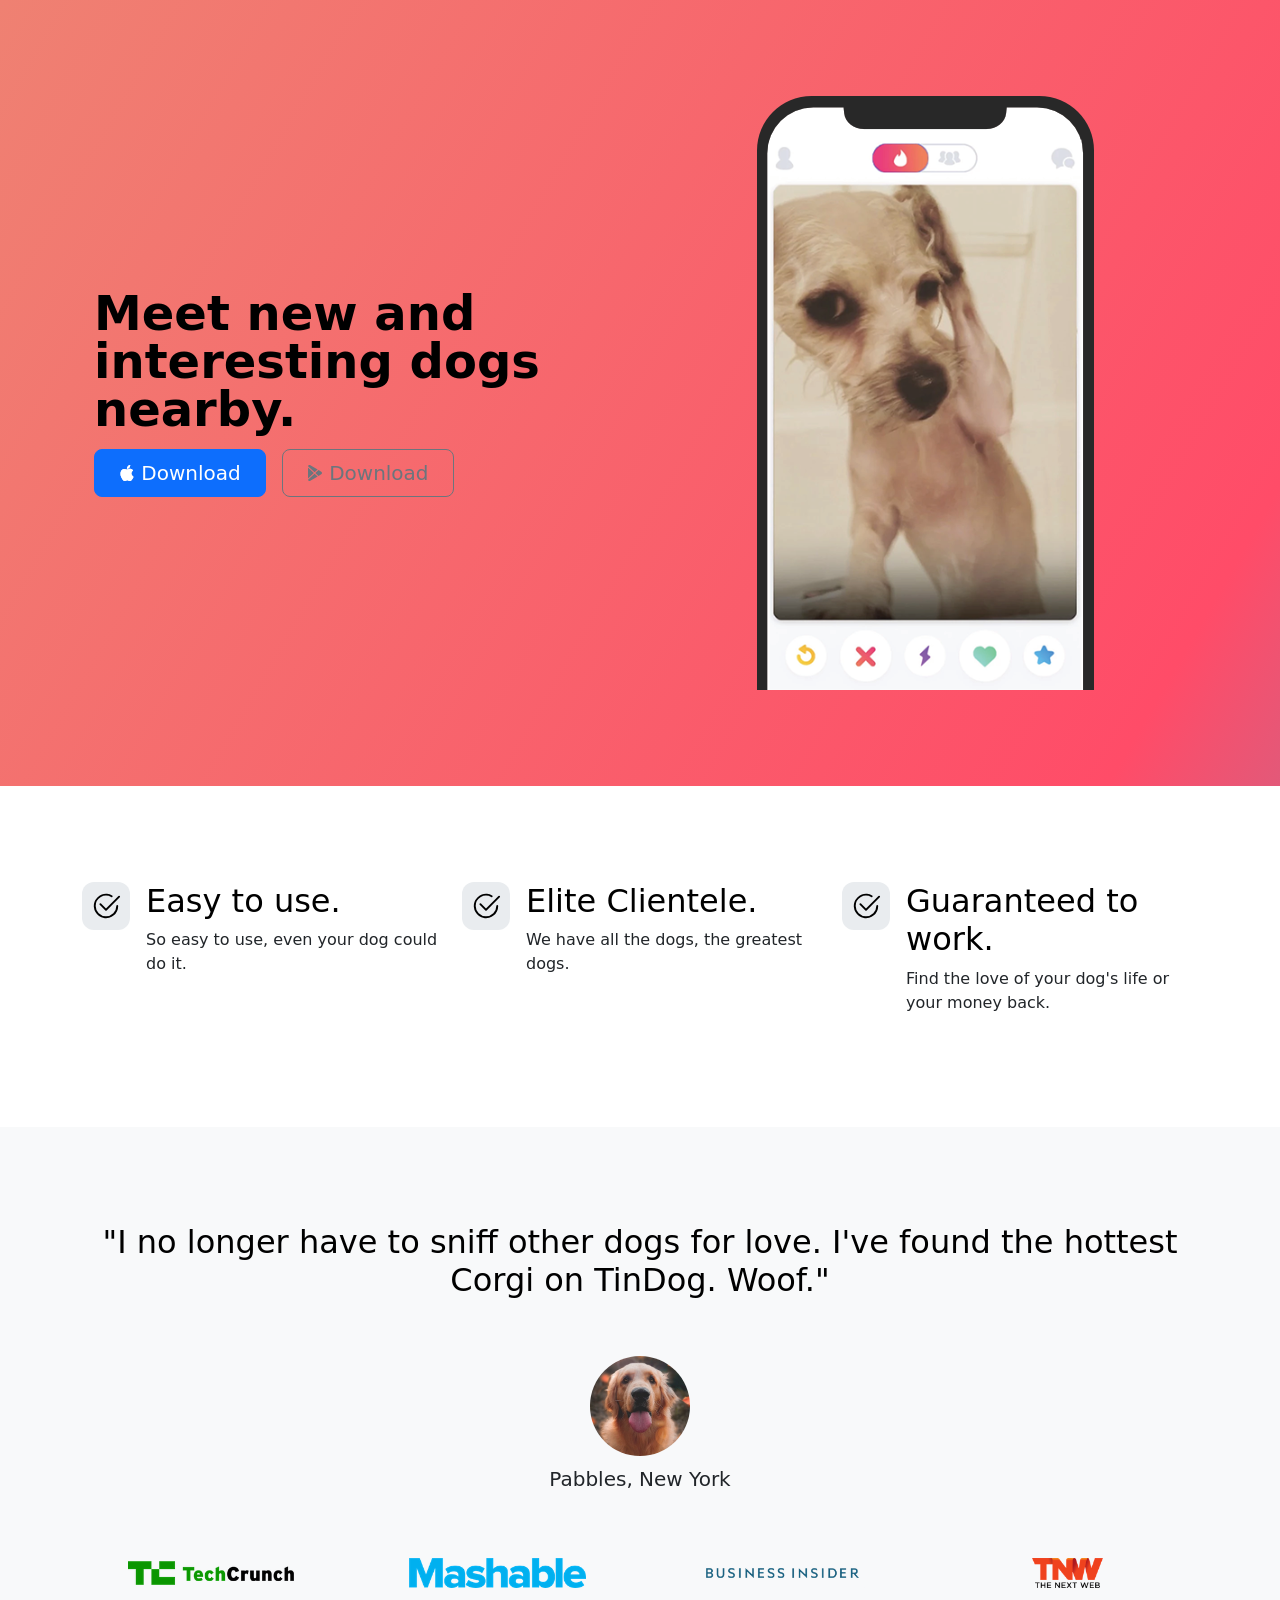
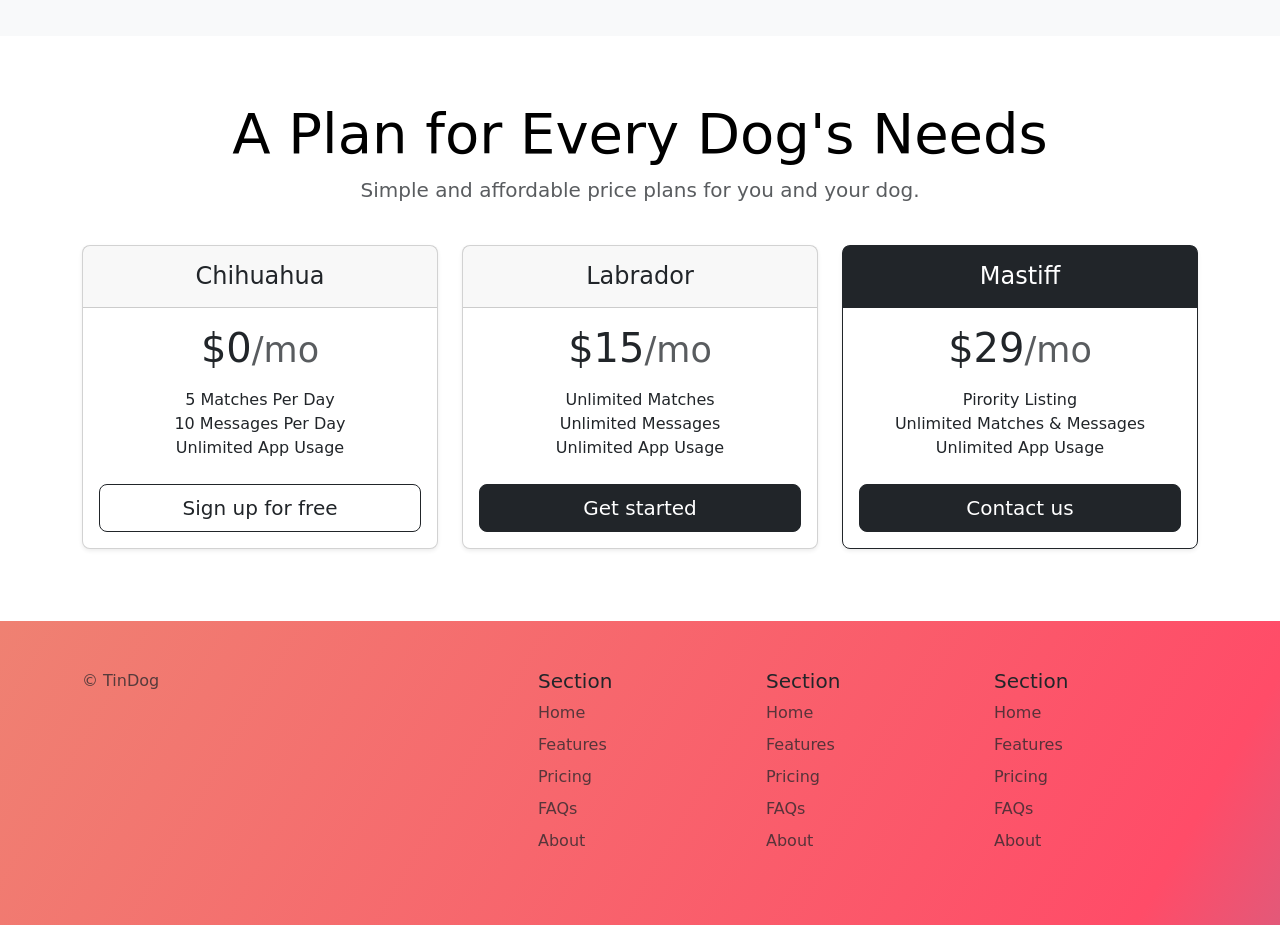
<file: srcs/requirements/webserv/conf/www/a/index.html>
<!DOCTYPE html>
<html lang="en">

<head>
  <meta charset="UTF-8">
  <meta name="viewport" content="width=device-width, initial-scale=1.0">
  <title>TinDog</title>
  <link href="https://cdn.jsdelivr.net/npm/bootstrap@5.3.2/dist/css/bootstrap.min.css" rel="stylesheet" integrity="sha384-T3c6CoIi6uLrA9TneNEoa7RxnatzjcDSCmG1MXxSR1GAsXEV/Dwwykc2MPK8M2HN" crossorigin="anonymous">
  <link rel="stylesheet" href="./css/style.css">
</head>

<body>

  <!-- Title -->
  <section id="title" class="gradient-background">
    <div class="container col-xxl-8 px-4 py-5">
      <div class="row flex-lg-row-reverse align-items-center g-5 py-5">
        <div class="col-10 col-sm-8 col-lg-6">
          <img src="./images/iphone.png" class="d-block mx-lg-auto img-fluid" alt="dog selfie" height="200" loading="lazy">
        </div>
        <div class="col-lg-6">
          <h1 class="display-5 fw-bold text-body-emphasis lh-1 mb-3">Meet new and interesting dogs nearby.</h1>
          <div class="d-grid gap-2 d-md-flex justify-content-md-start">
            <button type="button" class="btn btn-primary btn-lg px-4 me-md-2">
              <svg xmlns="http://www.w3.org/2000/svg" width="16" height="16" fill="currentColor" class="bi bi-apple mb-1" viewBox="0 0 16 16">
                <path d="M11.182.008C11.148-.03 9.923.023 8.857 1.18c-1.066 1.156-.902 2.482-.878 2.516.024.034 1.52.087 2.475-1.258.955-1.345.762-2.391.728-2.43Zm3.314 11.733c-.048-.096-2.325-1.234-2.113-3.422.212-2.189 1.675-2.789 1.698-2.854.023-.065-.597-.79-1.254-1.157a3.692 3.692 0 0 0-1.563-.434c-.108-.003-.483-.095-1.254.116-.508.139-1.653.589-1.968.607-.316.018-1.256-.522-2.267-.665-.647-.125-1.333.131-1.824.328-.49.196-1.422.754-2.074 2.237-.652 1.482-.311 3.83-.067 4.56.244.729.625 1.924 1.273 2.796.576.984 1.34 1.667 1.659 1.899.319.232 1.219.386 1.843.067.502-.308 1.408-.485 1.766-.472.357.013 1.061.154 1.782.539.571.197 1.111.115 1.652-.105.541-.221 1.324-1.059 2.238-2.758.347-.79.505-1.217.473-1.282Z" />
                <path d="M11.182.008C11.148-.03 9.923.023 8.857 1.18c-1.066 1.156-.902 2.482-.878 2.516.024.034 1.52.087 2.475-1.258.955-1.345.762-2.391.728-2.43Zm3.314 11.733c-.048-.096-2.325-1.234-2.113-3.422.212-2.189 1.675-2.789 1.698-2.854.023-.065-.597-.79-1.254-1.157a3.692 3.692 0 0 0-1.563-.434c-.108-.003-.483-.095-1.254.116-.508.139-1.653.589-1.968.607-.316.018-1.256-.522-2.267-.665-.647-.125-1.333.131-1.824.328-.49.196-1.422.754-2.074 2.237-.652 1.482-.311 3.83-.067 4.56.244.729.625 1.924 1.273 2.796.576.984 1.34 1.667 1.659 1.899.319.232 1.219.386 1.843.067.502-.308 1.408-.485 1.766-.472.357.013 1.061.154 1.782.539.571.197 1.111.115 1.652-.105.541-.221 1.324-1.059 2.238-2.758.347-.79.505-1.217.473-1.282Z" />
              </svg> Download
            </button>
            <button type="button" class="btn btn-outline-secondary btn-lg px-4">
              <svg xmlns="http://www.w3.org/2000/svg" width="16" height="16" fill="currentColor" class="bi bi-google-play mb-1" viewBox="0 0 16 16">
                <path d="M14.222 9.374c1.037-.61 1.037-2.137 0-2.748L11.528 5.04 8.32 8l3.207 2.96 2.694-1.586Zm-3.595 2.116L7.583 8.68 1.03 14.73c.201 1.029 1.36 1.61 2.303 1.055l7.294-4.295ZM1 13.396V2.603L6.846 8 1 13.396ZM1.03 1.27l6.553 6.05 3.044-2.81L3.333.215C2.39-.341 1.231.24 1.03 1.27Z" />
              </svg>  Download
            </button>
          </div>
        </div>
      </div>
    </div>

  </section>
  <!-- Features -->
  <section id="features">
    <div class="container mt-5">
      <div class="row g-4 py-5 row-cols-1 row-cols-lg-3">
        <div class="col d-flex align-items-start">
          <div class="icon-square text-body-emphasis bg-body-secondary d-inline-flex align-items-center justify-content-center fs-4 flex-shrink-0 me-3">
            <svg xmlns="http://www.w3.org/2000/svg" height="30" fill="currentColor" class="bi bi-check2-circle"
                viewBox="0 0 16 16">
              <path d="M2.5 8a5.5 5.5 0 0 1 8.25-4.764.5.5 0 0 0 .5-.866A6.5 6.5 0 1 0 14.5 8a.5.5 0 0 0-1 0 5.5 5.5 0 1 1-11 0z" />
              <path d="M15.354 3.354a.5.5 0 0 0-.708-.708L8 9.293 5.354 6.646a.5.5 0 1 0-.708.708l3 3a.5.5 0 0 0 .708 0l7-7z" />
            </svg>
          </div>
          <div>
            <h3 class="fs-2 text-body-emphasis">Easy to use.</h3>
            <p>So easy to use, even your dog could do it.
            </p>
          </div>
        </div>
        <div class="col d-flex align-items-start">
          <div class="icon-square text-body-emphasis bg-body-secondary d-inline-flex align-items-center justify-content-center fs-4 flex-shrink-0 me-3">
            <svg xmlns="http://www.w3.org/2000/svg" height="30" fill="currentColor" class="bi bi-check2-circle"
                viewBox="0 0 16 16">
            <path d="M2.5 8a5.5 5.5 0 0 1 8.25-4.764.5.5 0 0 0 .5-.866A6.5 6.5 0 1 0 14.5 8a.5.5 0 0 0-1 0 5.5 5.5 0 1 1-11 0z" />
            <path d="M15.354 3.354a.5.5 0 0 0-.708-.708L8 9.293 5.354 6.646a.5.5 0 1 0-.708.708l3 3a.5.5 0 0 0 .708 0l7-7z" />
          </svg>
          </div>
          <div>
            <h3 class="fs-2 text-body-emphasis">Elite Clientele.</h3>
            <p>We have all the dogs, the greatest dogs.</p>
          </div>
        </div>
        <div class="col d-flex align-items-start">
          <div class="icon-square text-body-emphasis bg-body-secondary d-inline-flex align-items-center justify-content-center fs-4 flex-shrink-0 me-3">
            <svg xmlns="http://www.w3.org/2000/svg" height="30" fill="currentColor" class="bi bi-check2-circle"
                viewBox="0 0 16 16">
              <path d="M2.5 8a5.5 5.5 0 0 1 8.25-4.764.5.5 0 0 0 .5-.866A6.5 6.5 0 1 0 14.5 8a.5.5 0 0 0-1 0 5.5 5.5 0 1 1-11 0z" />
              <path d="M15.354 3.354a.5.5 0 0 0-.708-.708L8 9.293 5.354 6.646a.5.5 0 1 0-.708.708l3 3a.5.5 0 0 0 .708 0l7-7z" />
            </svg>
          </div>
          <div>
            <h3 class="fs-2 text-body-emphasis">Guaranteed to work.</h3>
            <p>Find the love of your dog's life or your money back.</p>
            
          </div>
        </div>
      </div>
    </div>
  </section>
  <!-- Testimonial -->
  <section id="testimonial">
    <div class="my-5">
      <div class="p-5 text-center bg-body-tertiary">
        <div class="container py-5">
          <h2 class="text-body-emphasis">"I no longer have to sniff other dogs for love. I've found the hottest Corgi on TinDog. Woof." </h2>
          <img src="./images/dog-img.jpg" class="profile-img mt-5 mb-2" alt="dog-profile" height="100" loading="lazy">
          <p class="col-lg-8 mx-auto lead"> Pabbles, New York</p>
        </div>
        <div class="container">
          <div class="row">
            <div class="col-lg-3 col-sm-12">
              <img src="./images/techcrunch.png" alt="techcrunch" height="30">
            </div>
            <div class="col-lg-3 col-sm-12">
              <img src="./images/mashable.png" alt="mashable" height="30">
            </div>
            <div class="col-lg-3 col-sm-12">
              <img src="./images/bizinsider.png" alt="bizinsider" height="30">
            </div>
            <div class="col-lg-3 col-sm-12">
              <img src="./images/tnw.png" alt="tnw" height="30">
            </div>
          </div>



        </div>
      </div>
    </div>
  </section>
  <!-- Pricing -->
  <div class="container">
  <section id="pricing">
    <div class="pricing-header p-3 pb-md-4 mx-auto text-center">
      <h2 class="display-4 fw-normal text-body-emphasis">A Plan for Every Dog's Needs</h2>
      <p class="fs-5 text-body-secondary">Simple and affordable price plans for you and your dog.</p>
    </div>
    <div class="row row-cols-1 row-cols-md-3 mb-3 text-center">
      <div class="col">
        <div class="card mb-4 rounded-3 shadow-sm">
          <div class="card-header py-3">
            <h4 class="my-0 fw-normal">Chihuahua</h4>
          </div>
          <div class="card-body">
            <h1 class="card-title pricing-card-title">$0<small class="text-body-secondary fw-light">/mo</small></h1>
            <ul class="list-unstyled mt-3 mb-4">
              <li>5 Matches Per Day</li>
              <li>10 Messages Per Day</li>
              <li>Unlimited App Usage</li>
            </ul>
            <button type="button" class="w-100 btn btn-lg btn-outline-dark">Sign up for free</button>
          </div>
        </div>
      </div>
      <div class="col">
        <div class="card mb-4 rounded-3 shadow-sm">
          <div class="card-header py-3">
            <h4 class="my-0 fw-normal">Labrador</h4>
          </div>
          <div class="card-body">
            <h1 class="card-title pricing-card-title">$15<small class="text-body-secondary fw-light">/mo</small></h1>
            <ul class="list-unstyled mt-3 mb-4">
              <li>Unlimited Matches</li>
              <li>Unlimited Messages</li>
              <li>Unlimited App Usage</li>
            </ul>
            <button type="button" class="w-100 btn btn-lg btn-dark">Get started</button>
          </div>
        </div>
      </div>
      <div class="col">
        <div class="card mb-4 rounded-3 shadow-sm border-dark">
          <div class="card-header py-3 text-bg-dark border-dark">
            <h4 class="my-0 fw-normal">Mastiff</h4>
          </div>
          <div class="card-body">
            <h1 class="card-title pricing-card-title">$29<small class="text-body-secondary fw-light">/mo</small></h1>
            <ul class="list-unstyled mt-3 mb-4">
              <li>Pirority Listing</li>
              <li>Unlimited Matches & Messages</li>
              <li>Unlimited App Usage</li>
            </ul>
            <button type="button" class="w-100 btn btn-lg btn-dark">Contact us</button>
          </div>
        </div>
      </div>
    </div>
  </section>
  </div>
  <!-- Footer -->
  <section id="footer" class="gradient-background">
    <div class="container">
      <footer class="row row-cols-1 row-cols-sm-2 row-cols-md-5 py-5 mt-5 ">
        <div class="col mb-3">
          <p class="text-body-secondary">© TinDog</p>
        </div>
    
        <div class="col mb-3">
    
        </div>
    
        <div class="col mb-3">
          <h5>Section</h5>
          <ul class="nav flex-column">
            <li class="nav-item mb-2"><a href="#" class="nav-link p-0 text-body-secondary">Home</a></li>
            <li class="nav-item mb-2"><a href="#" class="nav-link p-0 text-body-secondary">Features</a></li>
            <li class="nav-item mb-2"><a href="#" class="nav-link p-0 text-body-secondary">Pricing</a></li>
            <li class="nav-item mb-2"><a href="#" class="nav-link p-0 text-body-secondary">FAQs</a></li>
            <li class="nav-item mb-2"><a href="#" class="nav-link p-0 text-body-secondary">About</a></li>
          </ul>
        </div>
    
        <div class="col mb-3">
          <h5>Section</h5>
          <ul class="nav flex-column">
            <li class="nav-item mb-2"><a href="#" class="nav-link p-0 text-body-secondary">Home</a></li>
            <li class="nav-item mb-2"><a href="#" class="nav-link p-0 text-body-secondary">Features</a></li>
            <li class="nav-item mb-2"><a href="#" class="nav-link p-0 text-body-secondary">Pricing</a></li>
            <li class="nav-item mb-2"><a href="#" class="nav-link p-0 text-body-secondary">FAQs</a></li>
            <li class="nav-item mb-2"><a href="#" class="nav-link p-0 text-body-secondary">About</a></li>
          </ul>
        </div>
    
        <div class="col mb-3">
          <h5>Section</h5>
          <ul class="nav flex-column">
            <li class="nav-item mb-2"><a href="#" class="nav-link p-0 text-body-secondary">Home</a></li>
            <li class="nav-item mb-2"><a href="#" class="nav-link p-0 text-body-secondary">Features</a></li>
            <li class="nav-item mb-2"><a href="#" class="nav-link p-0 text-body-secondary">Pricing</a></li>
            <li class="nav-item mb-2"><a href="#" class="nav-link p-0 text-body-secondary">FAQs</a></li>
            <li class="nav-item mb-2"><a href="#" class="nav-link p-0 text-body-secondary">About</a></li>
          </ul>
        </div>
      </footer>
    </div>

  </section>
</body>
<script src="https://cdn.jsdelivr.net/npm/bootstrap@5.3.2/dist/js/bootstrap.bundle.min.js" integrity="sha384-C6RzsynM9kWDrMNeT87bh95OGNyZPhcTNXj1NW7RuBCsyN/o0jlpcV8Qyq46cDfL" crossorigin="anonymous"></script>
</html>
</file>
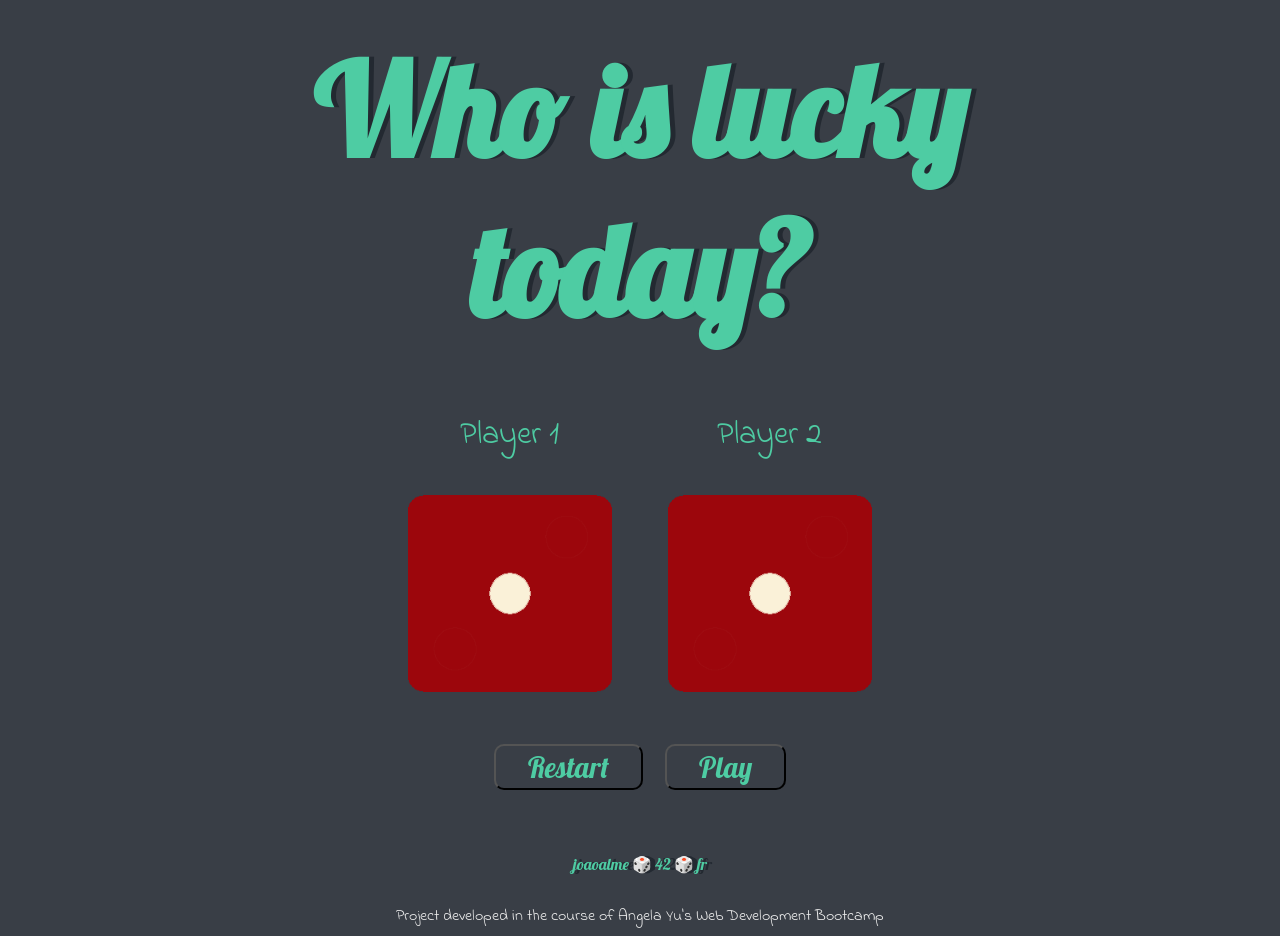
<file: srcs/requirements/webserv/conf/www/b/index.html>
<!DOCTYPE html>
<html lang="en" dir="ltr">
  <head>
    <meta charset="utf-8" />
    <title>Dicee</title>
    <link rel="stylesheet" href="./styles.css" />
    <link
      href="https://fonts.googleapis.com/css?family=Indie+Flower|Lobster"
      rel="stylesheet"
    />
  </head>
  <body>
    <div class="container">
      <h1>Who is lucky today?</h1>

      <div class="dice">
        <p>Player 1</p>
        <img class="img1" src="./images/dice1.png" />
      </div>

      <div class="dice">
        <p>Player 2</p>
        <img class="img2" src="./images/dice1.png" />
      </div>
      <div>
        <button class="refbtn">Restart</button>
        <button class="refbtn">Play</button>
      </div>

    </div>

    <footer>
      <p> joaoalme 🎲 42 🎲 fr </p>
      Project developed in the course of Angela Yu's Web Development Bootcamp
    </footer>
    <script src="./index.js" charset="UTF-8"></script>
  </body>
</html>
</file>
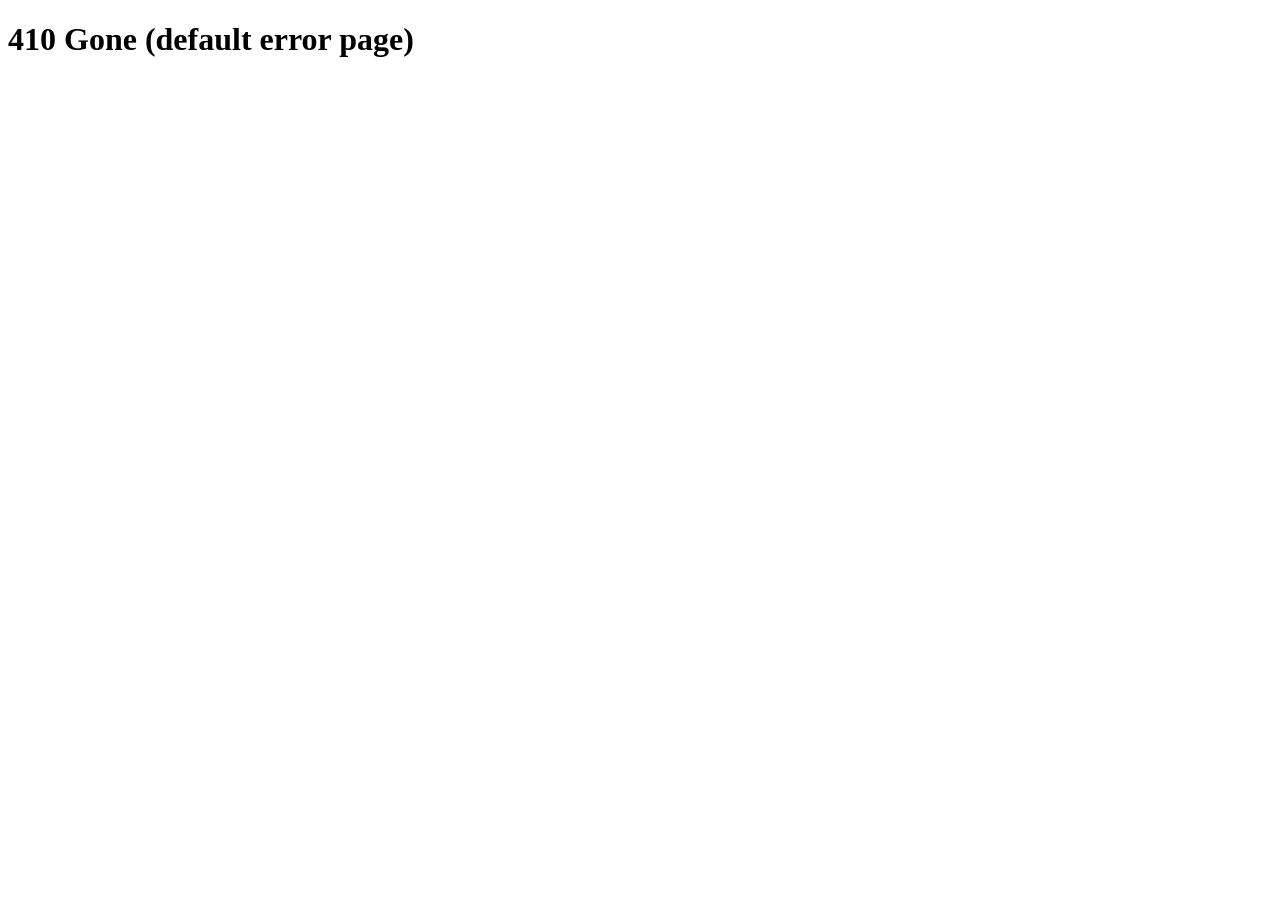
<file: srcs/requirements/webserv/conf/etc/default_pages/410.html>
<!DOCTYPE html>
<html lang="en">

<head>
    <meta charset="UTF-8">
    <meta name="viewport" content="width=device-width, initial-scale=1.0">
    <title>410 Gone</title>
</head>

<body>
    <h1>410 Gone (default error page)</h1>
</body>

</html>
</file>
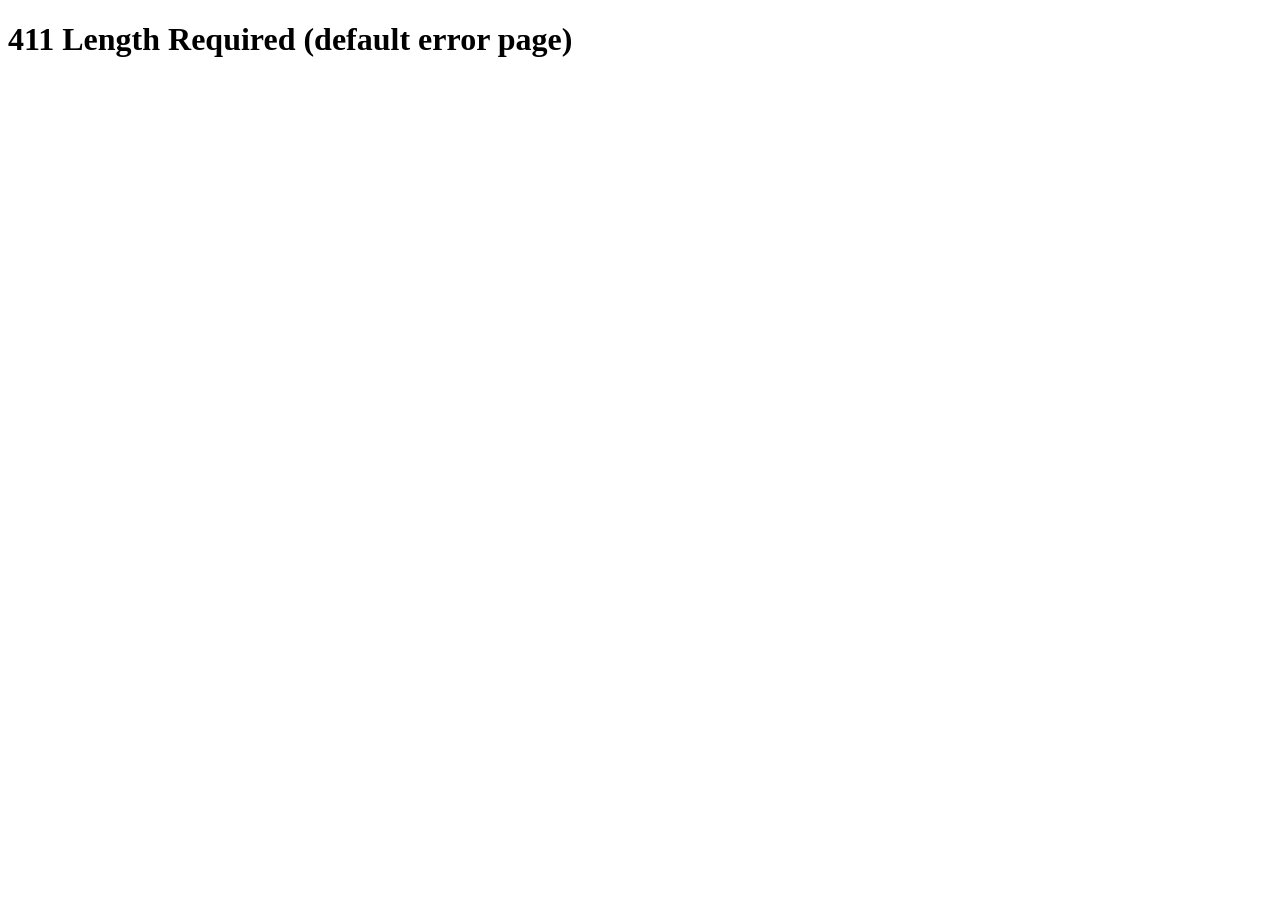
<file: srcs/requirements/webserv/conf/etc/default_pages/411.html>
<!DOCTYPE html>
<html lang="en">

<head>
    <meta charset="UTF-8">
    <meta name="viewport" content="width=device-width, initial-scale=1.0">
    <title>411 Length Required</title>
</head>

<body>
    <h1>411 Length Required (default error page)</h1>
</body>

</html>
</file>
<file: srcs/requirements/webserv/conf/www/a/css/style.css>
.gradient-background {
  background: linear-gradient(300deg, #00bfff, #ff4c68, #ef8172);
  background-size: 180% 180%;
  animation: gradient-animation 18s ease infinite;
}

@keyframes gradient-animation {
  0% {
    background-position: 0% 50%;
  }
  50% {
    background-position: 100% 50%;
  }
  100% {
    background-position: 0% 50%;
  }
}

.icon-square {
  width: 3rem;
  height: 3rem;
  border-radius: 0.75rem;
}

.profile-img {
  height: 100px;
  border-radius: 50%;
}
</file>
<file: srcs/requirements/webserv/conf/www/b/styles.css>
.container {
  width: 70%;
  margin: auto;
  text-align: center;
}

.dice {
  text-align: center;
  display: inline-block;

}

body {
  background-color: #393E46;
}

h1 {
  margin: 30px;
  font-family: 'Lobster', cursive;
  text-shadow: 5px 0 #232931;
  font-size: 8rem;
  color: #4ECCA3;
}

p {
  font-size: 2rem;
  color: #4ECCA3;
  font-family: 'Indie Flower', cursive;
}

img {
  width: 80%;
}

footer {
  margin-top: 5%;
  color: #EEEEEE;
  text-align: center;
  font-family: 'Indie Flower', cursive;

}

.refbtn {
  color: #4ECCA3;
  background-color: #393E46;
  font-family: 'Lobster', cursive;
  font-size: 1.8rem;
  margin-top: 5%;
  border-radius: 10px;
  padding: .2rem 2rem;
  margin-right: 1%;
  margin-left: 1%;
}

footer p {
  margin: 30px;
  font-family: 'Lobster', cursive;
  text-shadow: 5px 0 #232931;
  font-size: 1rem;
  color: #4ECCA3;
}
</file>
